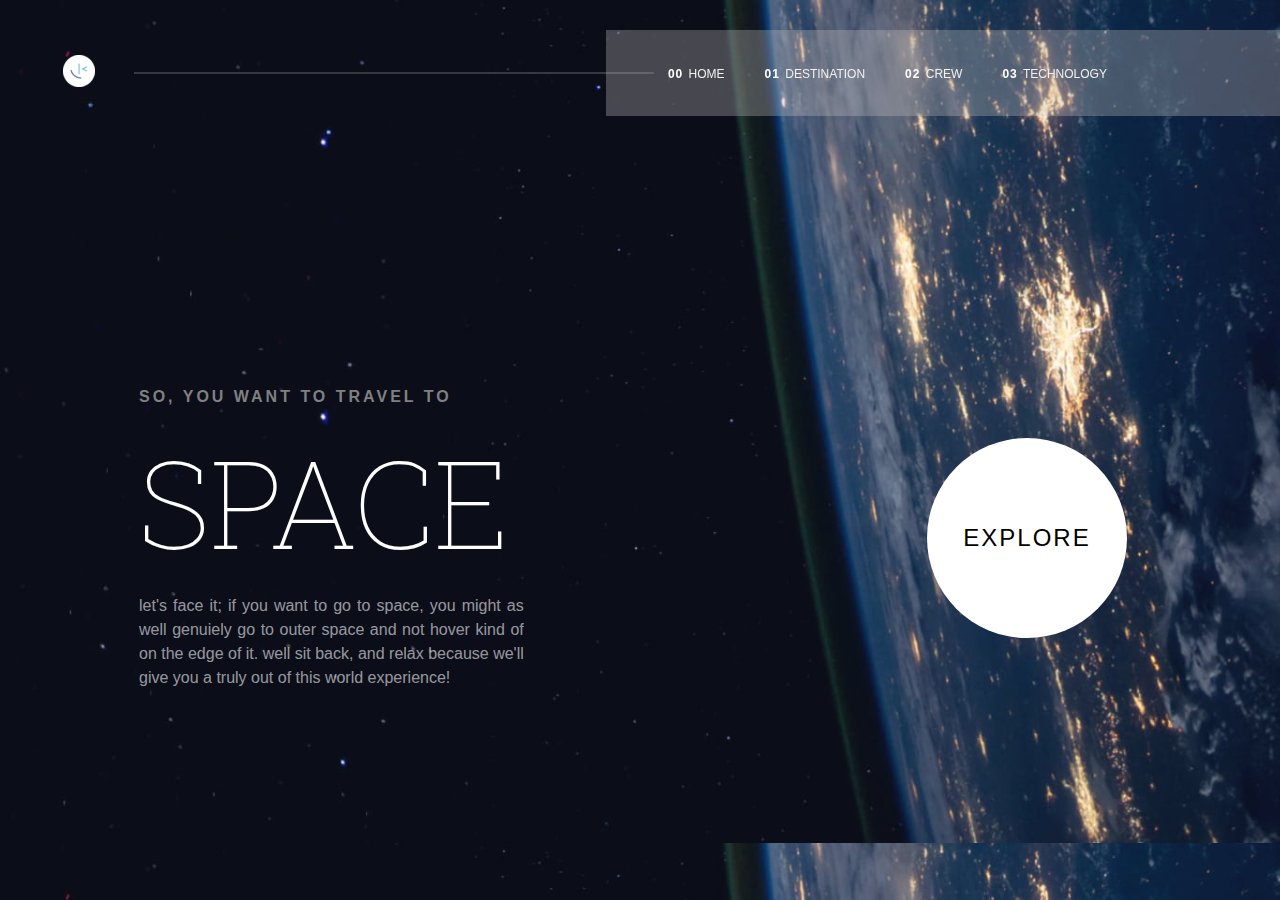
<file: space-tourism-website-main/starter-code/index.html>
<!DOCTYPE html>
<html lang="en">
  <head>
    <meta charset="UTF-8" />
    <meta name="viewport" content="width=device-width, initial-scale=1.0" />

    <link
      rel="icon"
      type="image/png"
      sizes="32x32"
      href="./assets/favicon-32x32.png"
    />

    <title>Frontend Mentor | Space tourism website</title>

    <link rel="stylesheet" href="style.css" />
  </head>
  <body>
    <header class="head">
      <div class="logo">
        <img src="./assets/favicon-32x32.png" alt="">
      </div>
      <nav class="nav">
        <li class="list">
          <a href=""><b>00</b> home</a>
        </li>
        <li class="list">
          <a href=""><b>01</b> destination</a>
        </li>
        <li class="list">
          <a href=""><b>02</b> crew</a>
        </li>
        <li class="list">
          <a href=""><b>03</b> technology</a>
        </li>
      </nav>
    </header>
    <div class="main">
      <section class="left">
        <p>
          <span>so, you want to travel to</span> <br />
          <small>space</small><br />
          let's face it; if you want to go to space, you might as well genuiely
          go to outer space and not hover kind of on the edge of it. well sit
          back, and relax because we'll give you a truly out of this world
          experience!
        </p>
      </section>
      <section class="right">
        <p>explore</p>
      </section>
    </div>
  </body>
</html>
</file>
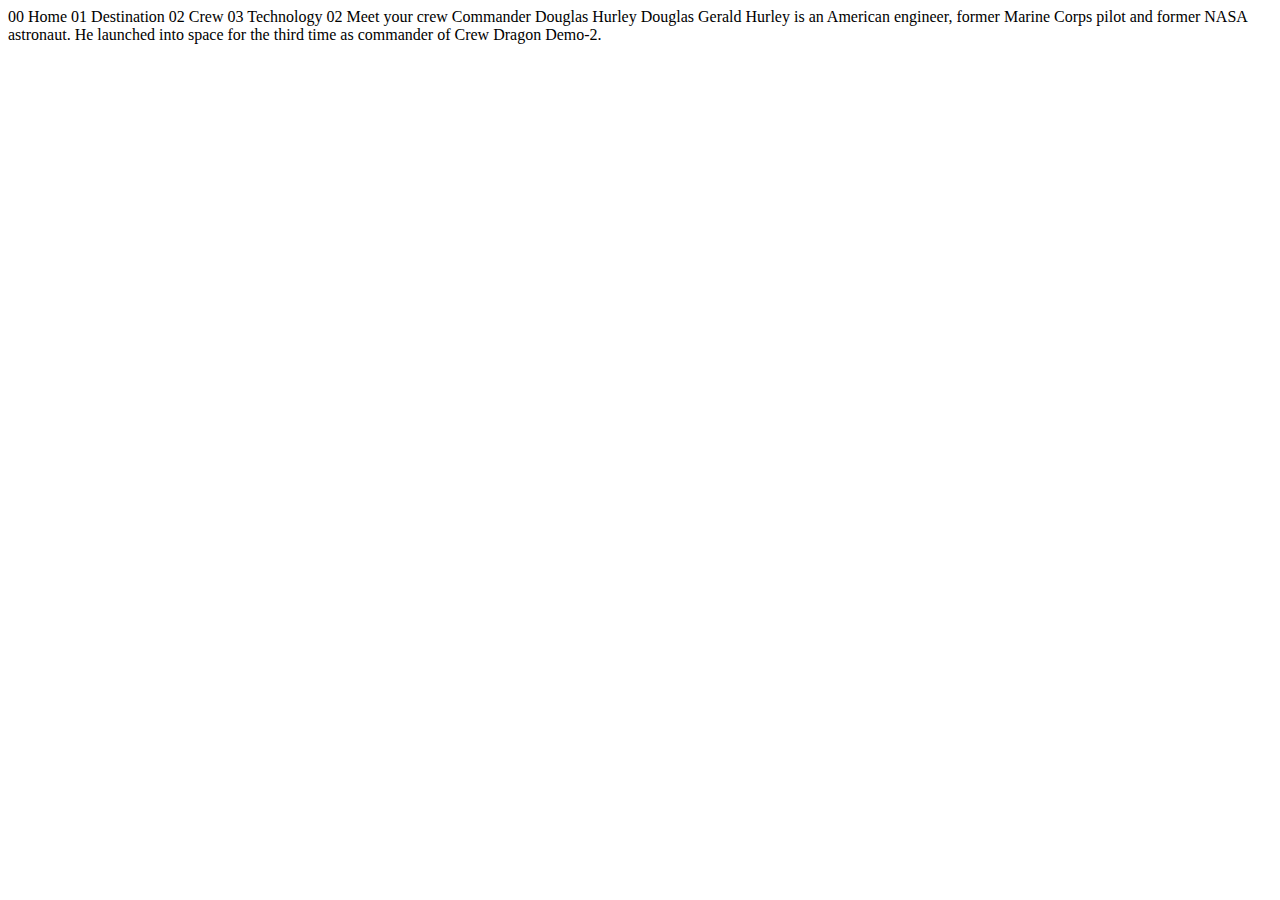
<file: space-tourism-website-main/starter-code/crew-commander.html>
<!DOCTYPE html>
<html lang="en">
<head>
  <meta charset="UTF-8">
  <meta name="viewport" content="width=device-width, initial-scale=1.0">

  <link rel="icon" type="image/png" sizes="32x32" href="./assets/favicon-32x32.png">
  
  <title>Frontend Mentor | Space tourism website</title>
</head>
<body>

  00 Home
  01 Destination
  02 Crew
  03 Technology

  02 Meet your crew

  Commander
  Douglas Hurley

  Douglas Gerald Hurley is an American engineer, former Marine Corps pilot 
  and former NASA astronaut. He launched into space for the third time as 
  commander of Crew Dragon Demo-2.
</body>
</html>
</file>
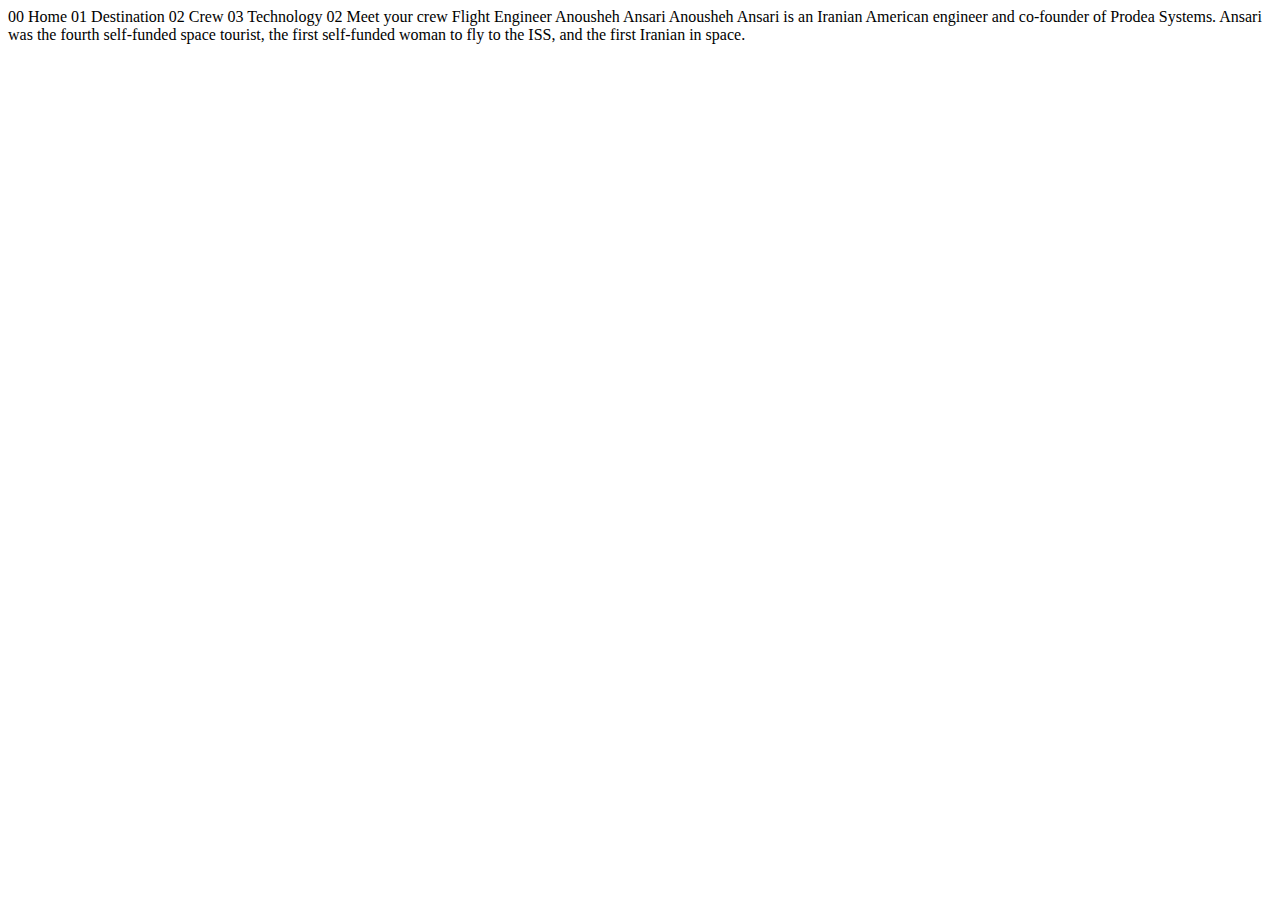
<file: space-tourism-website-main/starter-code/crew-engineer.html>
<!DOCTYPE html>
<html lang="en">
<head>
  <meta charset="UTF-8">
  <meta name="viewport" content="width=device-width, initial-scale=1.0">

  <link rel="icon" type="image/png" sizes="32x32" href="./assets/favicon-32x32.png">
  
  <title>Frontend Mentor | Space tourism website</title>
</head>
<body>

  00 Home
  01 Destination
  02 Crew
  03 Technology

  02 Meet your crew

  Flight Engineer
  Anousheh Ansari

  Anousheh Ansari is an Iranian American engineer and co-founder of Prodea Systems. 
  Ansari was the fourth self-funded space tourist, the first self-funded woman to 
  fly to the ISS, and the first Iranian in space. 
</body>
</html>
</file>
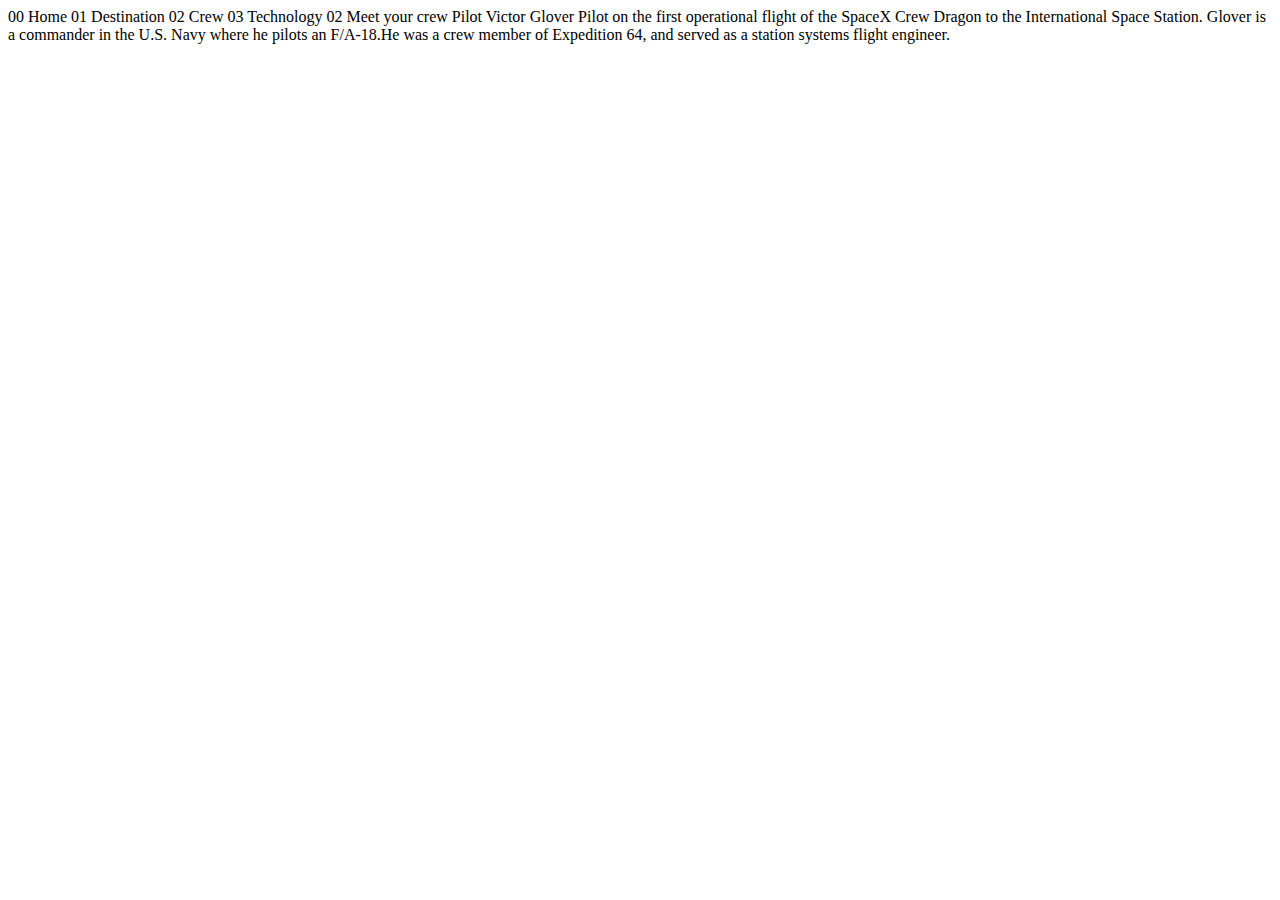
<file: space-tourism-website-main/starter-code/crew-pilot.html>
<!DOCTYPE html>
<html lang="en">
<head>
  <meta charset="UTF-8">
  <meta name="viewport" content="width=device-width, initial-scale=1.0">

  <link rel="icon" type="image/png" sizes="32x32" href="./assets/favicon-32x32.png">
  
  <title>Frontend Mentor | Space tourism website</title>
</head>
<body>

  00 Home
  01 Destination
  02 Crew
  03 Technology

  02 Meet your crew

  Pilot
  Victor Glover

  Pilot on the first operational flight of the SpaceX Crew Dragon to the 
  International Space Station. Glover is a commander in the U.S. Navy where 
  he pilots an F/A-18.He was a crew member of Expedition 64, and served as a 
  station systems flight engineer. 
</body>
</html>
</file>
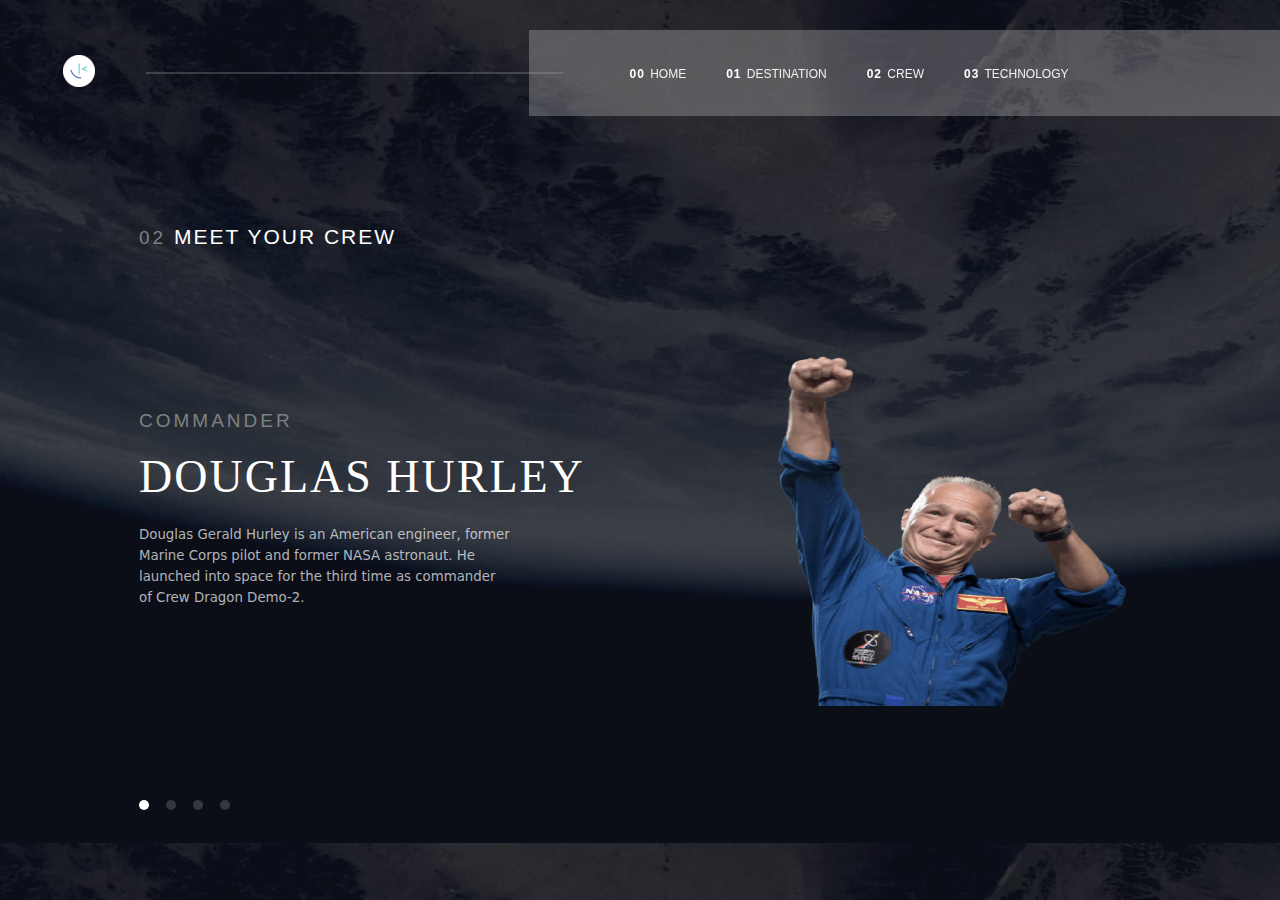
<file: space-tourism-website-main/starter-code/crew-specialist.html>
<!DOCTYPE html>
<html lang="en">
  <head>
    <meta charset="UTF-8" />
    <meta name="viewport" content="width=device-width, initial-scale=1.0" />

    <link
      rel="icon"
      type="image/png"
      sizes="32x32"
      href="./assets/favicon-32x32.png"
    />
    <link rel="stylesheet" href="style.css" />
    <link rel="stylesheet" href="destination.css" />
    <link rel="stylesheet" href="crew.css" />

    <title>Frontend Mentor | Space tourism website</title>
  </head>
  <body>
    <header class="head">
      <div class="logo">
        <img src="./assets/favicon-32x32.png" alt="" />
      </div>
      <nav class="nav">
        <li class="list">
          <a href=""><b>00</b> home</a>
        </li>
        <li class="list">
          <a href=""><b>01</b> destination</a>
        </li>
        <li class="list">
          <a href=""><b>02</b> crew</a>
        </li>
        <li class="list">
          <a href=""><b>03</b> technology</a>
        </li>
      </nav>
    </header>

    <main class="main">
      <section class="left">
        <h2 class="title"><span>02</span> meet your crew</h2>

        <span class="role">commander</span>
        <div class="title"><h1 class="h1">DOUGLAS HURLEY</h1></div>
        <div class="para">
          <small
            >Douglas Gerald Hurley is an American engineer, former Marine Corps
            pilot and former NASA astronaut. He launched into space for the
            third time as commander of Crew Dragon Demo-2.</small
          >
        </div>
        <div class="dotes">
          <span data-in="0" class="white"></span>
          <span data-in="1"></span>
          <span data-in="2"></span>
          <span data-in="3"></span>
        </div>
      </section>

      <section class="right">
        <div class="image">
          <img src="./assets/crew/image-douglas-hurley.png" alt="" />
        </div>
      </section>
    </main>

    <script src="script.js"></script>
  </body>
</html>
</file>
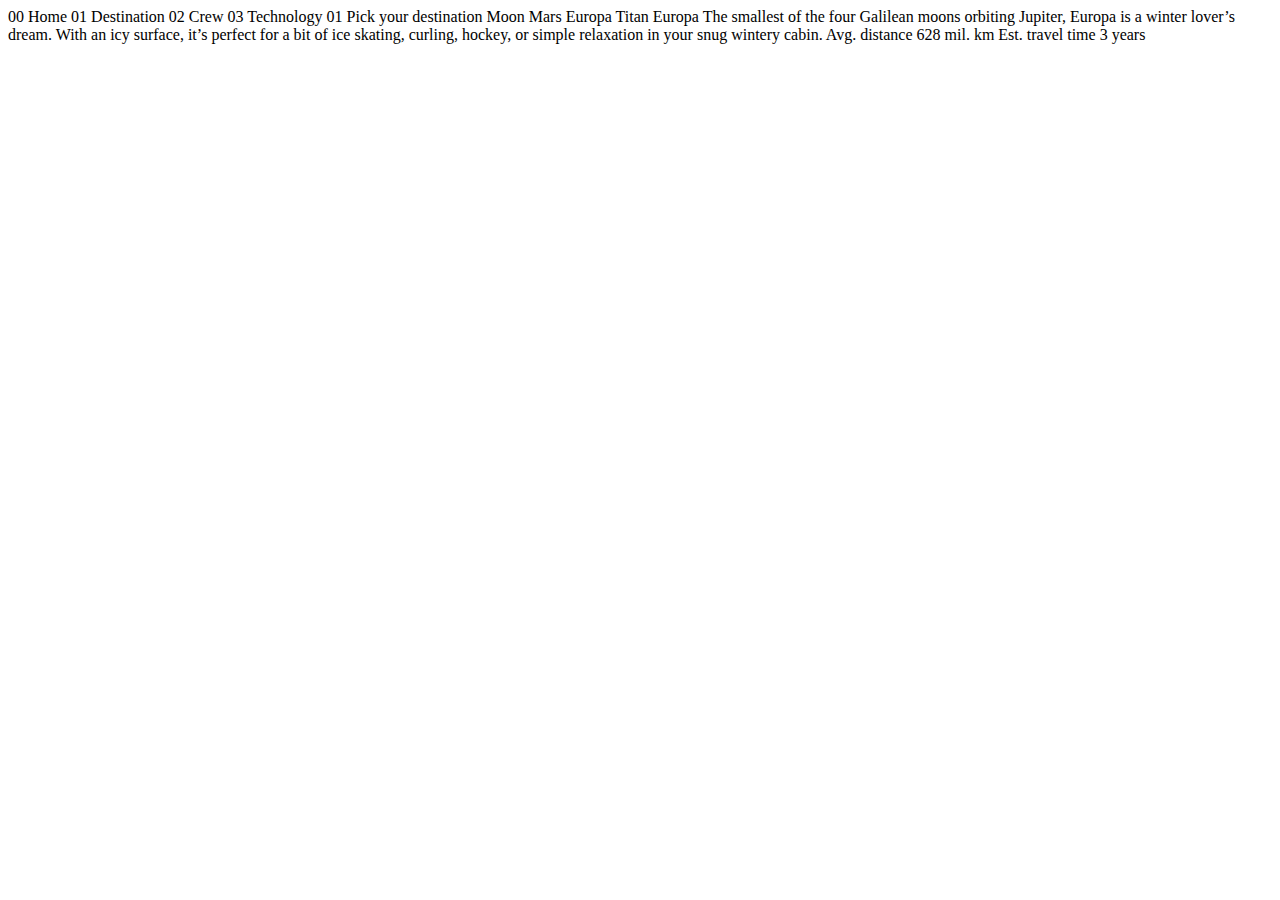
<file: space-tourism-website-main/starter-code/destination-europa.html>
<!DOCTYPE html>
<html lang="en">
<head>
  <meta charset="UTF-8">
  <meta name="viewport" content="width=device-width, initial-scale=1.0">

  <link rel="icon" type="image/png" sizes="32x32" href="./assets/favicon-32x32.png">
  
  <title>Frontend Mentor | Space tourism website</title>
</head>
<body>

  00 Home
  01 Destination
  02 Crew
  03 Technology

  01 Pick your destination

  Moon
  Mars
  Europa
  Titan

  Europa

  The smallest of the four Galilean moons orbiting Jupiter, Europa is a 
  winter lover’s dream. With an icy surface, it’s perfect for a bit of 
  ice skating, curling, hockey, or simple relaxation in your snug 
  wintery cabin.

  Avg. distance
  628 mil. km

  Est. travel time
  3 years
</body>
</html>
</file>
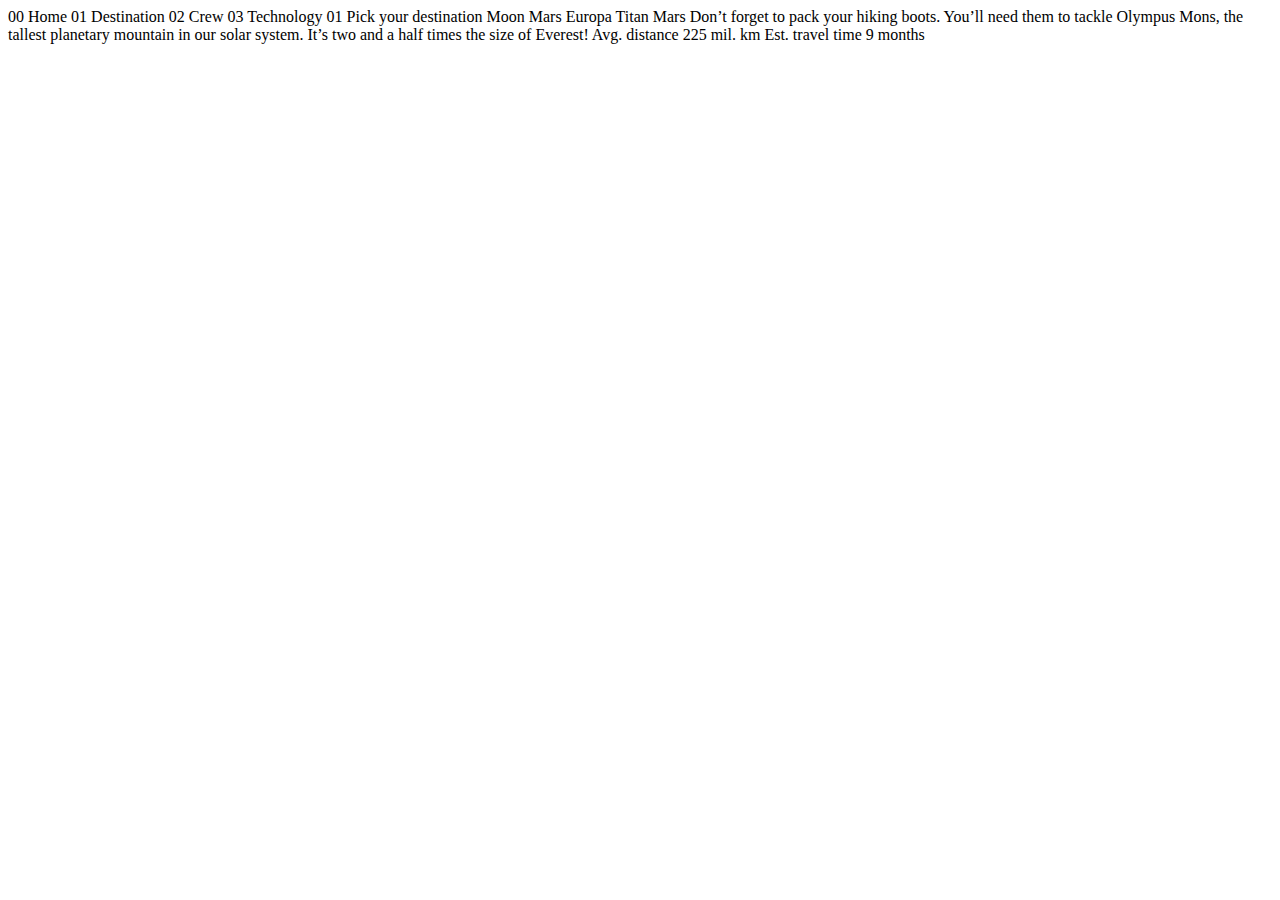
<file: space-tourism-website-main/starter-code/destination-mars.html>
<!DOCTYPE html>
<html lang="en">
<head>
  <meta charset="UTF-8">
  <meta name="viewport" content="width=device-width, initial-scale=1.0">

  <link rel="icon" type="image/png" sizes="32x32" href="./assets/favicon-32x32.png">
  
  <title>Frontend Mentor | Space tourism website</title>
</head>
<body>

  00 Home
  01 Destination
  02 Crew
  03 Technology

  01 Pick your destination

  Moon
  Mars
  Europa
  Titan

  Mars

  Don’t forget to pack your hiking boots. You’ll need them to tackle Olympus Mons, 
  the tallest planetary mountain in our solar system. It’s two and a half times 
  the size of Everest!

  Avg. distance
  225 mil. km

  Est. travel time
  9 months
</body>
</html>
</file>
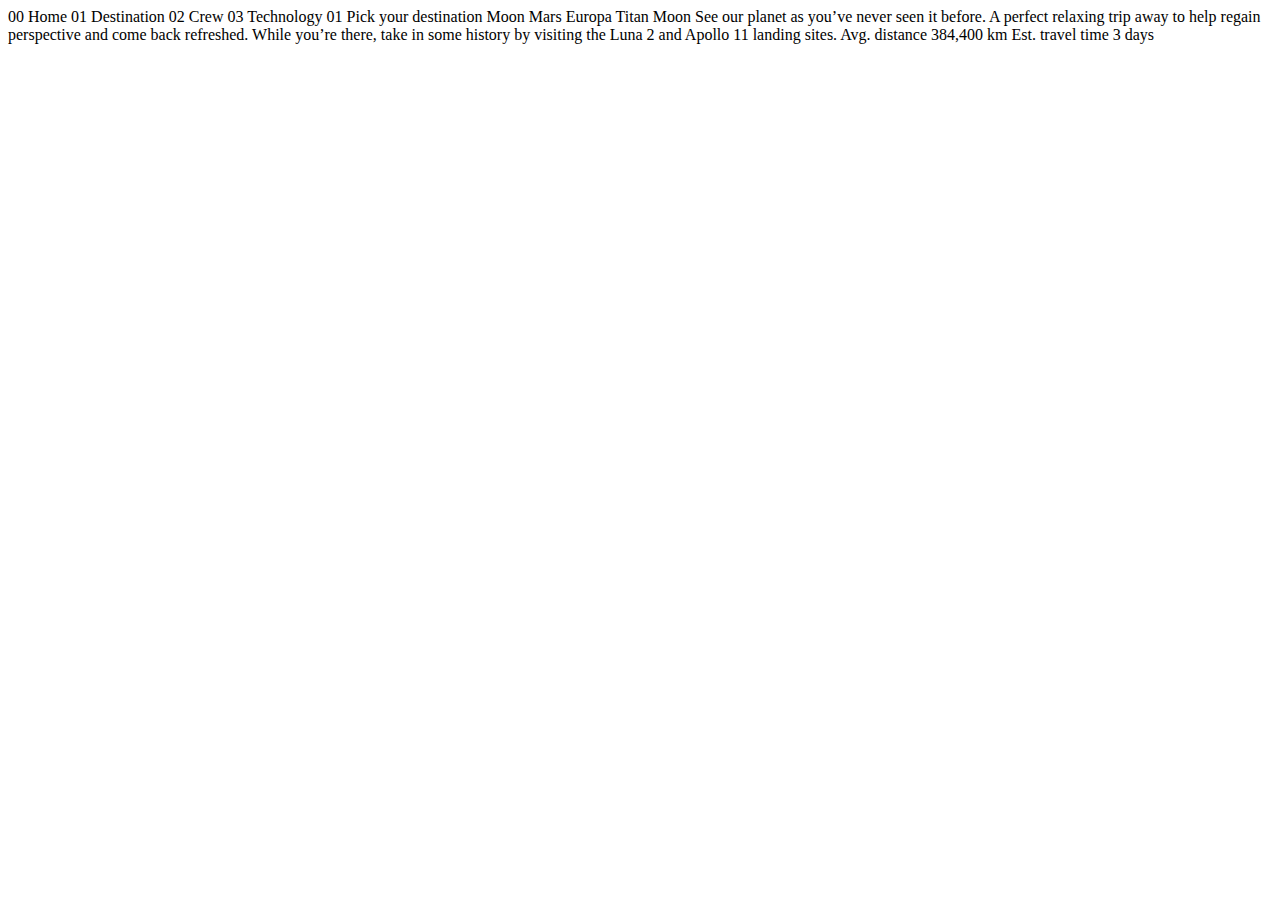
<file: space-tourism-website-main/starter-code/destination-moon.html>
<!DOCTYPE html>
<html lang="en">
<head>
  <meta charset="UTF-8">
  <meta name="viewport" content="width=device-width, initial-scale=1.0">

  <link rel="icon" type="image/png" sizes="32x32" href="./assets/favicon-32x32.png">
  
  <title>Frontend Mentor | Space tourism website</title>
</head>
<body>

  00 Home
  01 Destination
  02 Crew
  03 Technology

  01 Pick your destination

  Moon
  Mars
  Europa
  Titan

  Moon

  See our planet as you’ve never seen it before. A perfect relaxing trip away to help 
  regain perspective and come back refreshed. While you’re there, take in some history 
  by visiting the Luna 2 and Apollo 11 landing sites.

  Avg. distance
  384,400 km

  Est. travel time
  3 days
</body>
</html>
</file>
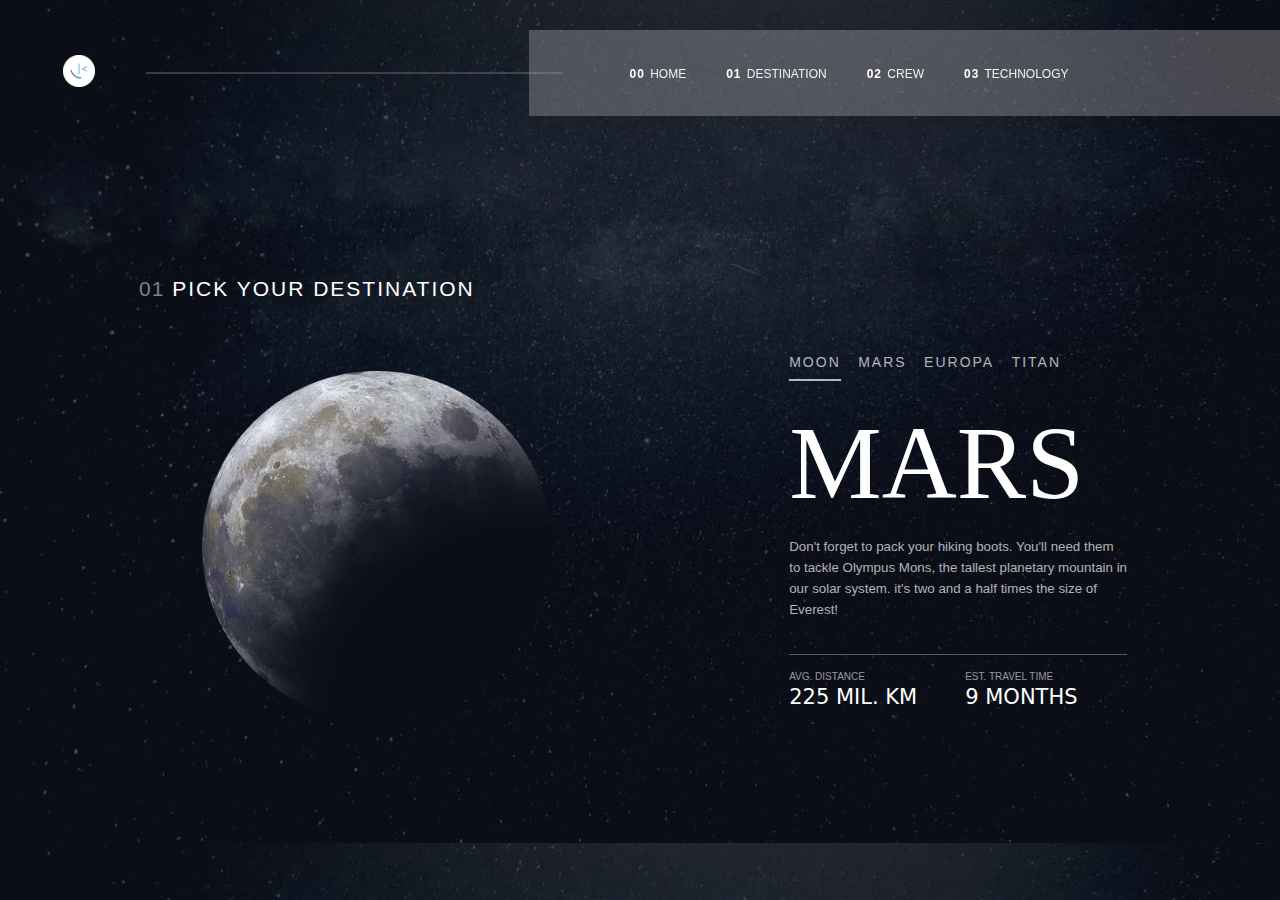
<file: space-tourism-website-main/starter-code/destination-titan.html>
<!DOCTYPE html>
<html lang="en">
  <head>
    <meta charset="UTF-8" />
    <meta name="viewport" content="width=device-width, initial-scale=1.0" />

    <link
      rel="icon"
      type="image/png"
      sizes="32x32"
      href="./assets/favicon-32x32.png"
    />

    <title>Frontend Mentor | Space tourism website</title>

    <link rel="stylesheet" href="style.css" />
    <link rel="stylesheet" href="destination.css" />
  </head>
  <body>
    <header class="head">
      <div class="logo">
        <img src="./assets/favicon-32x32.png" alt="" />
      </div>
      <nav class="nav">
        <li class="list">
          <a href=""><b>00</b> home</a>
        </li>
        <li class="list">
          <a href=""><b>01</b> destination</a>
        </li>
        <li class="list">
          <a href=""><b>02</b> crew</a>
        </li>
        <li class="list">
          <a href=""><b>03</b> technology</a>
        </li>
      </nav>
    </header>

    <main class="main">
      <section class="left">
        <h2 class="title"><span>01</span> pick your destination</h2>
        <div class="image">
          <img src="./assets/destination/image-moon.png" alt="" />
        </div>
      </section>
      <section class="right">
        <div class="planets">
          <span data-index="0" class="show">moon</span>
          <span data-index="1">mars</span>
          <span data-index="2">europa</span>
          <span data-index="3">titan</span>
        </div>
        <div class="title"><h1 class="h1">mars</h1></div>
        <div class="para">
          <small>Don't forget to pack your hiking boots. You'll need them <br>
          to tackle Olympus Mons, the tallest planetary mountain in <br>
        our solar system. it's two and a half times the size of <br> Everest!</small>
        </div>
        <div class="info">
          <div class="distance">
            <section class="street"><small>avg. distance</small><br>225 mil. km</section>
          </div>
          <div class="date">
            <section class="month"><small>est. travel time</small><br>9 months</section>
          </div>
        </div>
      </section>
    </main>

    <script src="script.js"></script>
  </body>
</html>
</file>
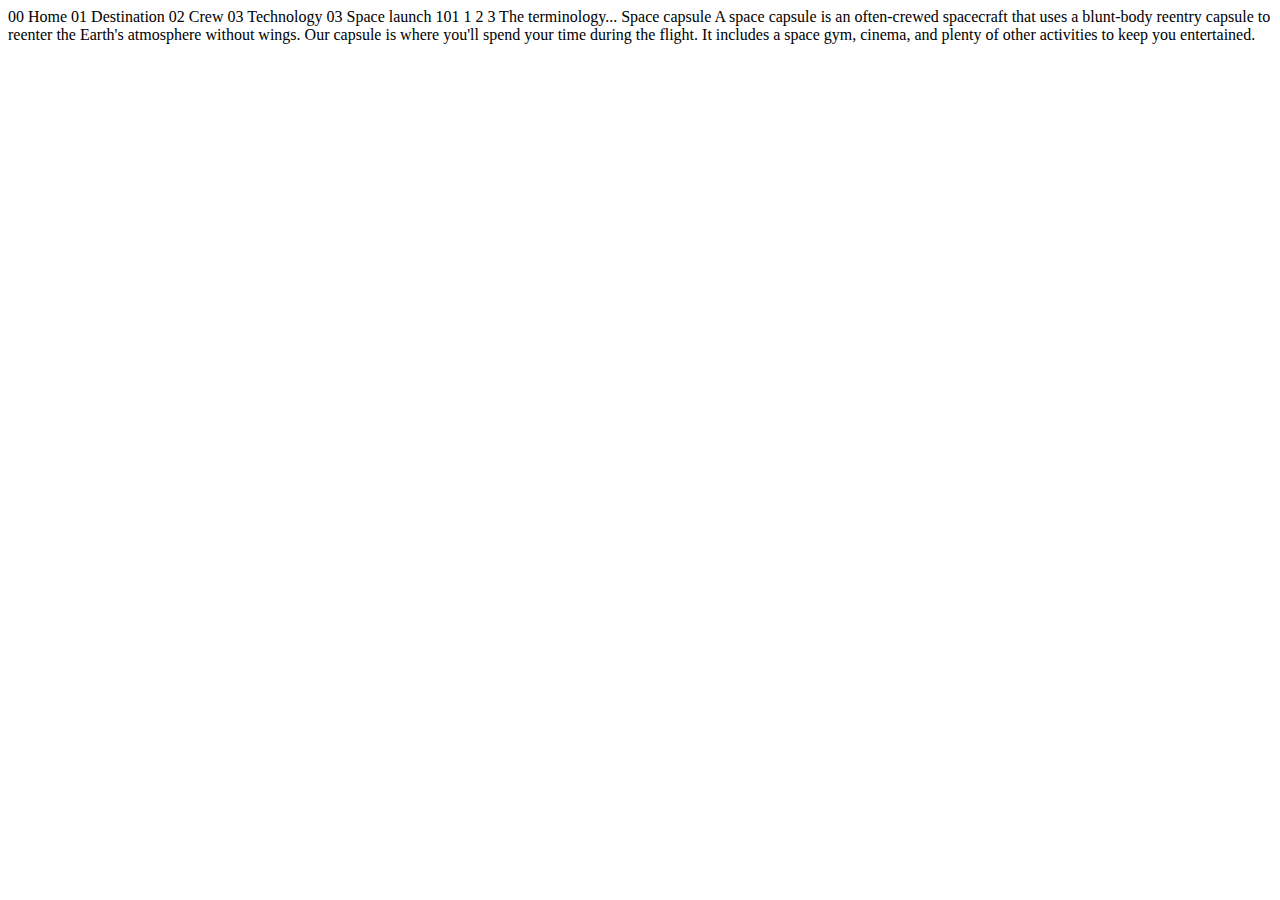
<file: space-tourism-website-main/starter-code/technology-capsule.html>
<!DOCTYPE html>
<html lang="en">
<head>
  <meta charset="UTF-8">
  <meta name="viewport" content="width=device-width, initial-scale=1.0">

  <link rel="icon" type="image/png" sizes="32x32" href="./assets/favicon-32x32.png">
  
  <title>Frontend Mentor | Space tourism website</title>
</head>
<body>

  00 Home
  01 Destination
  02 Crew
  03 Technology

  03 Space launch 101

  1
  2
  3

  The terminology...
  Space capsule

  A space capsule is an often-crewed spacecraft that uses a blunt-body reentry 
  capsule to reenter the Earth's atmosphere without wings. Our capsule is where 
  you'll spend your time during the flight. It includes a space gym, cinema, 
  and plenty of other activities to keep you entertained.
</body>
</html>
</file>
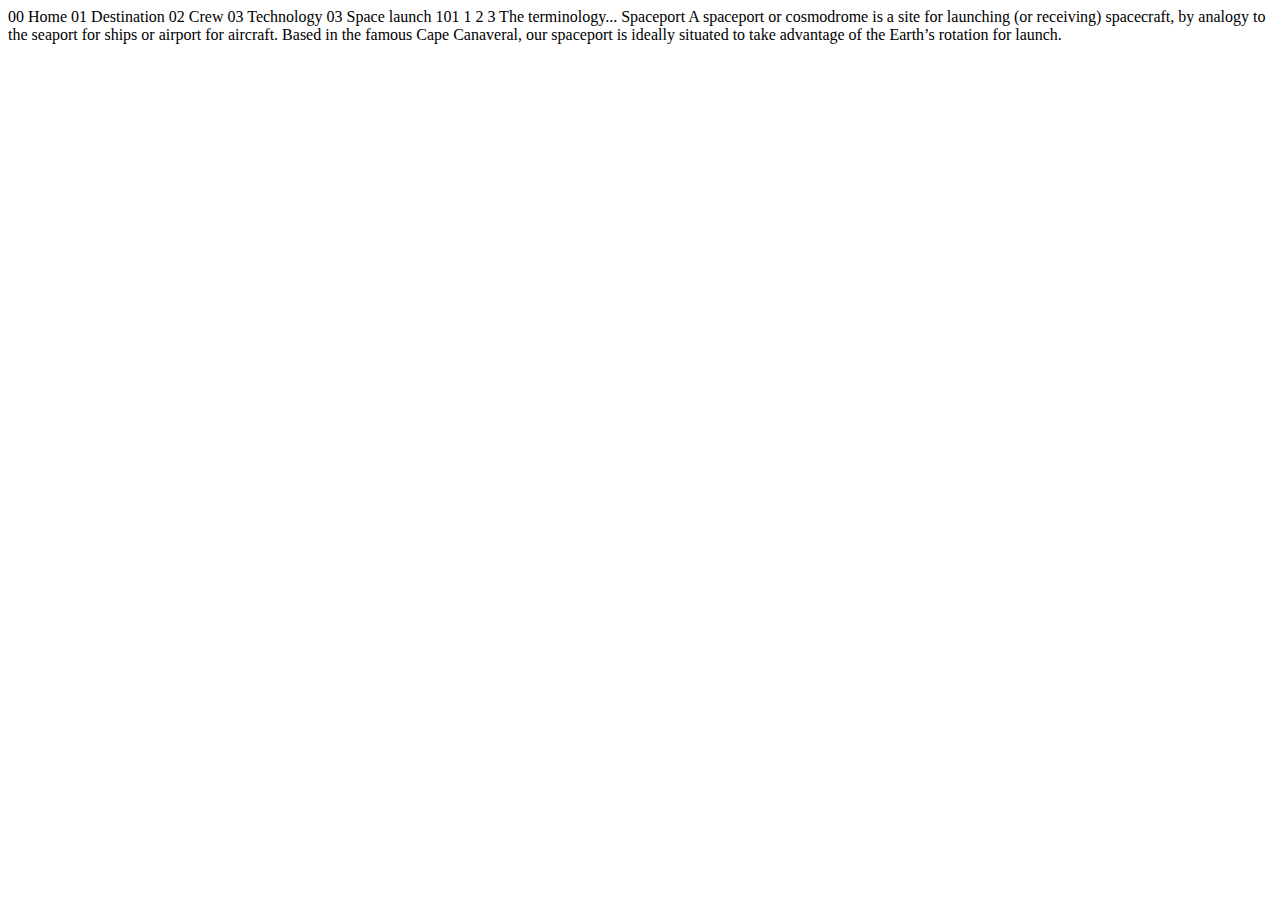
<file: space-tourism-website-main/starter-code/technology-spaceport.html>
<!DOCTYPE html>
<html lang="en">
<head>
  <meta charset="UTF-8">
  <meta name="viewport" content="width=device-width, initial-scale=1.0">

  <link rel="icon" type="image/png" sizes="32x32" href="./assets/favicon-32x32.png">
  
  <title>Frontend Mentor | Space tourism website</title>
</head>
<body>

  00 Home
  01 Destination
  02 Crew
  03 Technology

  03 Space launch 101

  1
  2
  3

  The terminology...
  Spaceport

  A spaceport or cosmodrome is a site for launching (or receiving) spacecraft, 
  by analogy to the seaport for ships or airport for aircraft. Based in the 
  famous Cape Canaveral, our spaceport is ideally situated to take advantage 
  of the Earth’s rotation for launch.
</body>
</html>
</file>
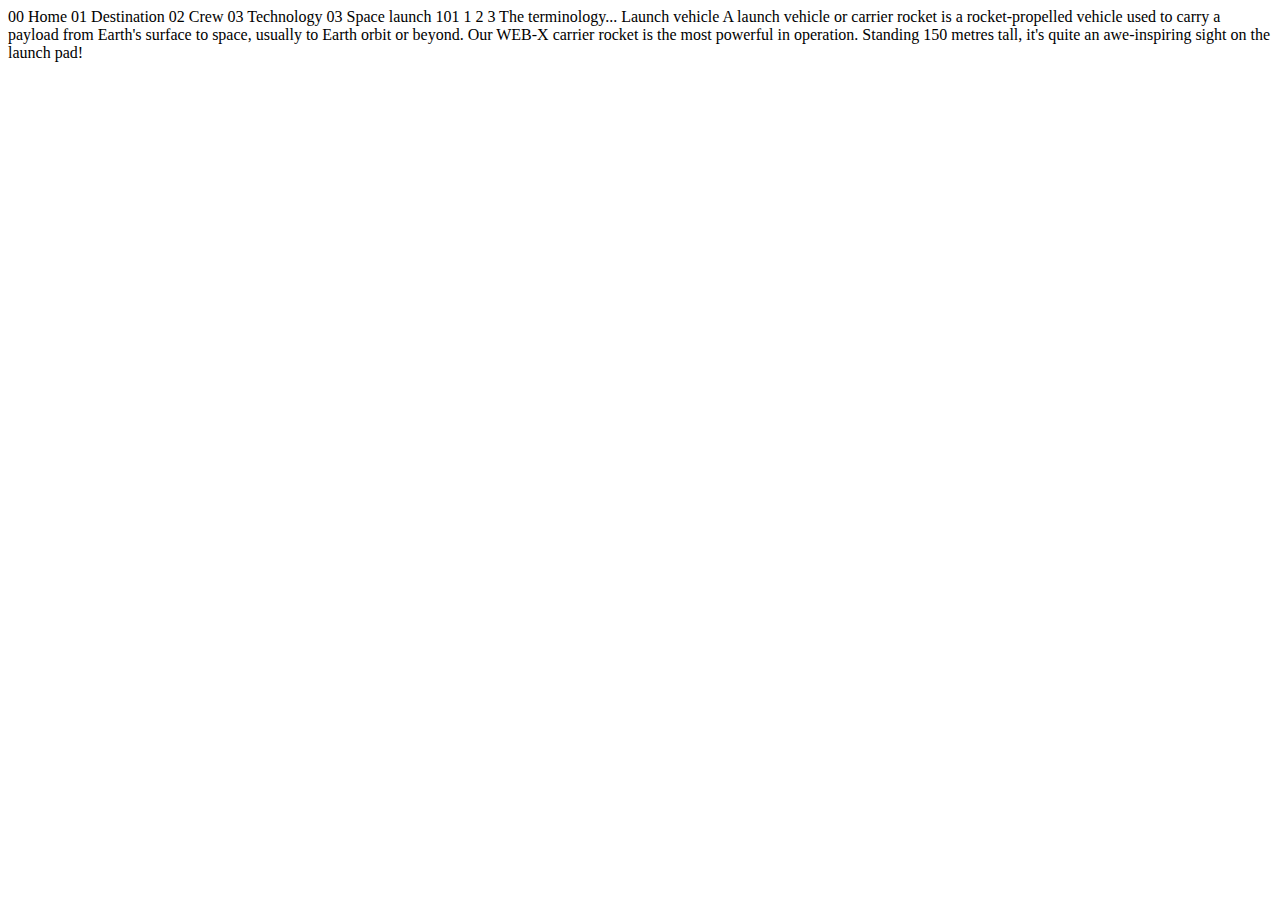
<file: space-tourism-website-main/starter-code/technology-vehicle.html>
<!DOCTYPE html>
<html lang="en">
<head>
  <meta charset="UTF-8">
  <meta name="viewport" content="width=device-width, initial-scale=1.0">

  <link rel="icon" type="image/png" sizes="32x32" href="./assets/favicon-32x32.png">
  
  <title>Frontend Mentor | Space tourism website</title>
</head>
<body>

  00 Home
  01 Destination
  02 Crew
  03 Technology

  03 Space launch 101

  1
  2
  3

  The terminology...
  Launch vehicle

  A launch vehicle or carrier rocket is a rocket-propelled vehicle used to carry a 
  payload from Earth's surface to space, usually to Earth orbit or beyond. Our 
  WEB-X carrier rocket is the most powerful in operation. Standing 150 metres tall, 
  it's quite an awe-inspiring sight on the launch pad!
</body>
</html>
</file>
<file: space-tourism-website-main/starter-code/style.css>
@import url('https://fonts.googleapis.com/css2?family=Nunito:wght@200&family=Roboto+Slab:wght@300;400&display=swap');
*{
    margin: 0;padding: 0;
    font-family: sans-serif;
}
body{
   background-image: url(./assets/home/background-home-desktop.jpg);
   background-size: cover;
   width: calc(100% - 30px);
   height: 87vh;
   margin: 30px;
}
/****************************/
       /* Header */
/****************************/
.head{
   position: fixed;
   top: 30px;
   width: 100%;
   height: 86px;
   /* background: aliceblue; */
   display: flex;
   justify-content: space-between;
   align-items: center;
}
.head .logo{
   margin-left: 33px;

}

.head .nav {
    display: flex;
    justify-content: center;
    align-items: center;
    background-color: #c3c0c054;
    width: 44%;
    position: relative;
    height: 86px;
    /* right: -151px; */
    padding-right: 141px;
}
.head .nav::before{
   content: '';
   width: 520px;
   height: 1px;
   background-color: #adabab91;
   position: absolute;
   top: 50%;
   transform: translateY(-50%);
   left: -67%;
}
.head .nav .list {
   list-style: none;
   padding: 32px 20px;
   cursor: pointer;
}
.head .nav .list:hover{
   border-bottom: 2px solid white;
   /* transition: .5s; */
}
.head .nav .list a {
   text-decoration: none;
   color: #f1f1f1;
    text-transform: uppercase;
    font-size: 12px;
}
.head .nav .list a b {
   color: white;
   font-weight: 900;
   letter-spacing: 1px;
   margin-right: 2px;
}

/****************************/
       /* Main */
/****************************/
.main {
   display: flex;
   justify-content: space-between;
   align-items: center;
   height: calc(100vh - 30px);
   margin: 0 42px;
}
.main .left{
   width: 33%;
   color: white;
   margin-left: 67px;
   margin-top: 145px;
}
.main .left p{
   text-align: justify;
   color: #ffffff96;
   line-height: 1.5;
}
.main .left p span{
   text-transform: uppercase;
    letter-spacing: 3px;
    color: gray;
    font-weight: bold;
}
.main .left p small {
   text-transform: uppercase;
   font-size: 7.7em;
   font-family: 'Roboto Slab', serif;
   font-weight: 100;
   color: white;
}
.main .right  {
   margin-right: 111px;
   margin-top: 145px;
}
.main .right p {
   background-color: white;
   border-radius: 50%;
   width: 200px;
   height: 200px;
   display: flex;
   justify-content: center;
   align-items: center;
   font-size: 24px;
   letter-spacing: 2px;
   text-transform: uppercase;
}
</file>
<file: space-tourism-website-main/starter-code/destination.css>
* {
}

body {
  background-image: url(./assets/destination/background-destination-desktop.jpg);
}


/****************************/
       /* Header */
/****************************/
.head .nav::before {
    width: 417px;
    left: -49%;
}
.head .nav {
    width: 50%;
}

/****************************/
       /* Main Left */
/****************************/
.main .left .title{
    font-weight: normal;
    text-transform: uppercase;
    letter-spacing: 2px;
    font-size: 21px;
    margin-top: 67px;
}
.main .left {
    width: 33%;
    color: white;
    margin-left: 67px;
    margin-top: 0;
    display: flex;
    flex-direction: column;
    justify-content: space-between;
}
.main .left span {
    color: gray;
    letter-spacing: 1px;
}
.main .image {
    width: 350px;
    height: 350px;
    margin-left: 63px;
    margin-top: 70px;
}
.main .image img {
  width: 100%;
  height: 100%;
}

/****************************/
       /* Main Right */
/****************************/
.main .right {
    margin-right: 111px;
    margin-top: 132px;
}
.main .right .planets {
    color: #ffffffb0;
    text-transform: uppercase;
    margin-bottom: 32px;
}
.main .right .planets span {
    letter-spacing: 2px;
    font-weight: normal;
    padding-bottom: 9px;
    margin-right: 13px;
    cursor: pointer;
    font-size: 14px;
}
.main .right .planets span.show,
.main .right .planets span:hover{
    border-bottom: 2px solid;
}

.title .h1 {
    color: white;
    font-weight: normal;
    font-size: 104px;
    padding-bottom: 14px;
    text-transform: uppercase;
    font-family: math;
}
.title .para{
}
.para small {
    line-height: 21px;
    display: block;
    color: #ffffffb0;
    border-bottom: 1px solid #ffffff52;
    padding-bottom: 34px;
}
.info {
    display: flex;
    justify-content: start;
    text-transform: uppercase;
}
.info section {
    margin-top: 6px;
    margin-right: 48px;
    color: white;
    font-size: 21px;
    font-weight: 100;
    font-family: system-ui;
}
.info .month {

}
.info small{
    color: #ffffff94;
    font-size: 10px;
}
</file>
<file: space-tourism-website-main/starter-code/crew.css>
* {
}
body {
  background-image: url(../starter-code/assets/crew/background-crew-desktop.jpg);
}

.main .left {
    width: 56%;
    margin-top: 0;
}
.main .left span {
  color: gray;
  letter-spacing: 3px;
  text-transform: uppercase;
  font-size: 19px;
  margin-top: 121px;
}
.main .left .title {
  margin-top: 18px;
}
.main .left h2.title {
    margin: -18px 0 100px;
    position: absolute;
    top: 27%;
}

.title .h1 {
  font-size: 46px;
  padding-bottom: 21px;
}
.para {
    width: 372px;
}
.para small {
  font-family: system-ui;
  border: 0;
}
.main .left .dotes {
    display: flex;
    position: absolute;
    bottom: 10%;
}
.main .left .dotes span {
    width: 10px;
    height: 10px;
    border-radius: 50px;
    background-color: #343740;
    margin-right: 17px;
    cursor: pointer;
    margin-top: 101px;
}

.main .left .dotes span.white{
    background-color: white;
}


.main .right .image {
    width: 350px;
    height: 350px;
    margin-left: 63px;
    margin-top: 0;
}
</file>
